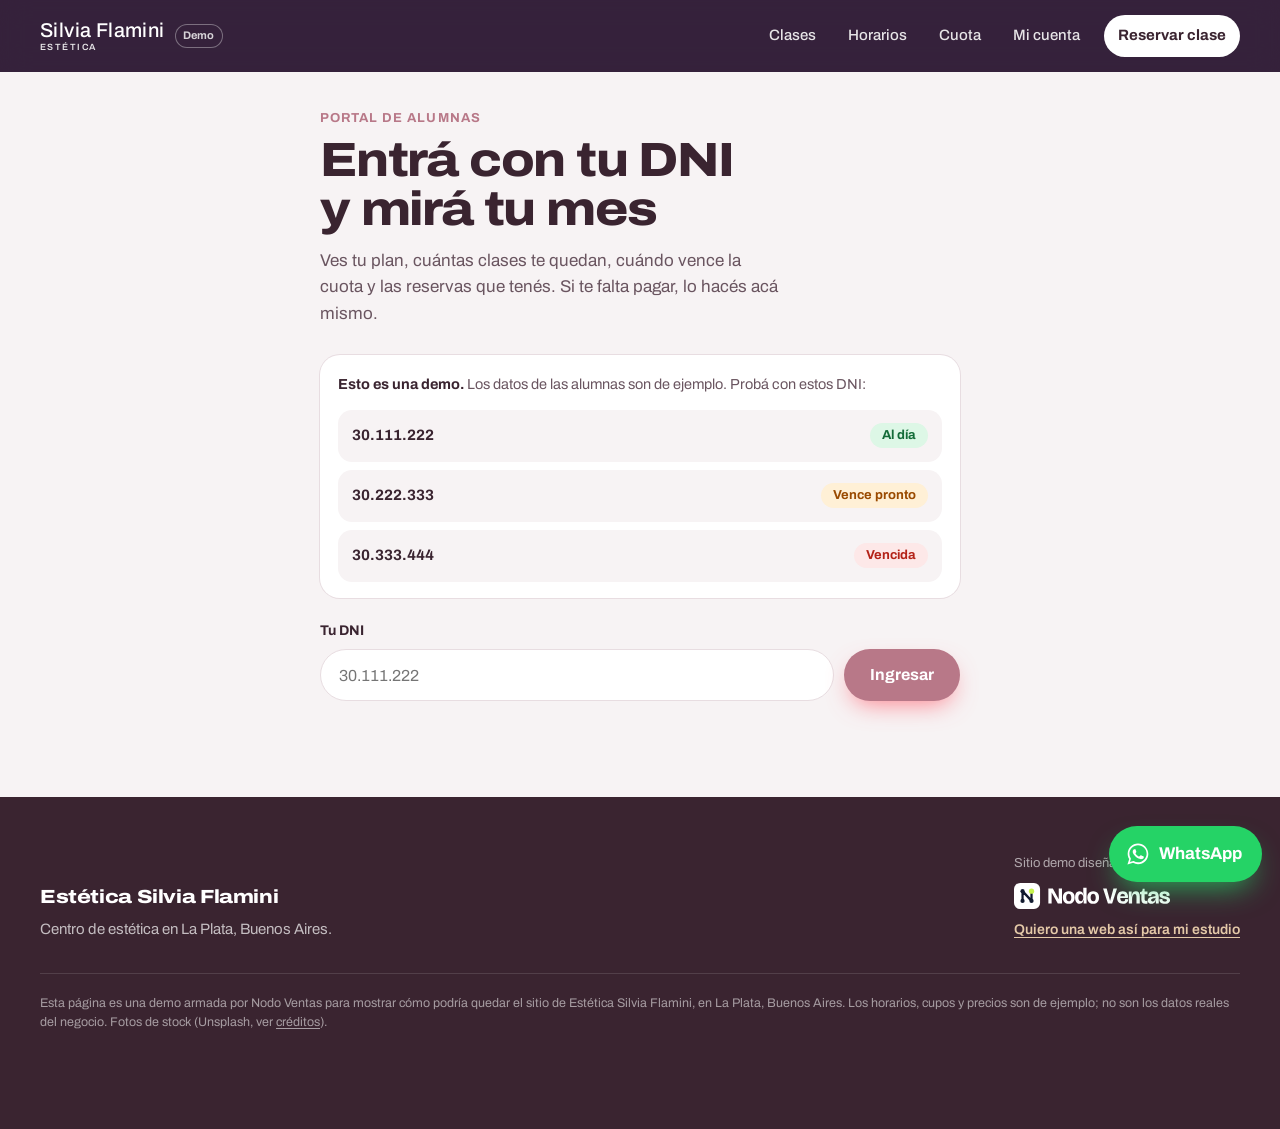
<file: mi-cuenta/index.html>
<!DOCTYPE html>
<html lang="es-AR">
<head>
  <meta charset="utf-8">
  <meta name="viewport" content="width=device-width, initial-scale=1, viewport-fit=cover">
  <title>Portal de alumnas · Estética Silvia Flamini</title>
  <meta name="description" content="Entrá con tu DNI y mirá tu plan, cuántas clases te quedan, cuándo vence la cuota y tus reservas. Sitio demo creado por Nodo Ventas.">
  <meta name="robots" content="noindex, nofollow">
  <meta name="theme-color" content="#3A2430">
  <link rel="icon" href="../favicon.svg" type="image/svg+xml">
  <link rel="preconnect" href="https://fonts.googleapis.com">
  <link rel="preconnect" href="https://fonts.gstatic.com" crossorigin>
  <link href="https://fonts.googleapis.com/css2?family=Archivo:wdth,wght@62..125,400..900&display=swap" rel="stylesheet">
  <link rel="stylesheet" href="../styles.css">
  <link rel="stylesheet" href="portal.css">
</head>
<body class="subpage">
  <a class="skip" href="#contenido">Saltar al contenido</a>

  <header class="site-header solid" id="top">
    <div class="wrap header-inner">
      <a class="brand" href="../" aria-label="Estética Silvia Flamini, inicio">
        <span class="brand-wordmark flamini" aria-hidden="true"><span class="wm-name">Silvia Flamini</span><span class="wm-sub">Estética</span></span>
      </a>
      <a class="demo-tag" href="../oferta/" title="Sitio demo hecho por Nodo Ventas">Demo</a>
      <button class="menu-btn" type="button" aria-expanded="false" aria-controls="nav" aria-label="Abrir menú"><span></span><span></span></button>
      <nav class="nav" id="nav">
        <a href="../#clases">Clases</a>
        <a href="../#horarios">Horarios</a>
        <a href="../#cuota">Cuota</a>
        <a href="./" aria-current="page">Mi cuenta</a>
        <a class="nav-cta" href="../#horarios">Reservar clase</a>
      </nav>
    </div>
  </header>

  <main id="contenido" class="portal">
    <div class="wrap portal-wrap">
      <p class="portal-kicker">Portal de alumnas</p>
      <h1>Entrá con tu DNI y mirá tu mes</h1>
      <p class="portal-lead">Ves tu plan, cuántas clases te quedan, cuándo vence la cuota y las reservas que tenés. Si te falta pagar, lo hacés acá mismo.</p>

      <aside class="demo-banner" aria-label="Datos de la demo">
        <p><strong>Esto es una demo.</strong> Los datos de las alumnas son de ejemplo. Probá con estos DNI:</p>
        <div class="dni-hints">
          <button type="button" class="hint" data-dni="30111222">30.111.222 <span class="badge badge-ok">Al día</span></button>
          <button type="button" class="hint" data-dni="30222333">30.222.333 <span class="badge badge-pend">Vence pronto</span></button>
          <button type="button" class="hint" data-dni="30333444">30.333.444 <span class="badge badge-late">Vencida</span></button>
        </div>
      </aside>

      <form id="login-form" class="dni-form">
        <label for="dni">Tu DNI</label>
        <div class="dni-row">
          <input id="dni" name="dni" inputmode="numeric" autocomplete="off" required placeholder="30.111.222" aria-describedby="dni-error">
          <button class="btn btn-coral" type="submit">Ingresar</button>
        </div>
        <p class="form-error" id="dni-error" hidden>No encontramos ese DNI. En la demo usá uno de los tres de arriba.</p>
      </form>

      <section id="account-panel" class="account portal-account" hidden aria-live="polite"></section>
    </div>
  </main>

  <footer class="site-footer">
    <div class="wrap footer-grid">
      <div class="footer-brand">
        <span class="brand-name">Estética Silvia Flamini</span>
        <p>Centro de estética en La Plata, Buenos Aires.</p>
      </div>
      <div class="made-by">
        <span>Sitio demo diseñado por</span>
        <a href="../oferta/" aria-label="Nodo Ventas, ver la oferta"><img src="../img/nodo/nodo-ventas-logo-blanco.svg" alt="Nodo Ventas" width="150" height="25"></a>
        <a class="made-link" href="../oferta/">Quiero una web así para mi estudio</a>
      </div>
    </div>
    <p class="wrap legal">Esta página es una demo armada por Nodo Ventas para mostrar cómo podría quedar el sitio de Estética Silvia Flamini, en La Plata, Buenos Aires. Los horarios, cupos y precios son de ejemplo; no son los datos reales del negocio. Fotos de stock (Unsplash, ver <a href="../CREDITS.md">créditos</a>).</p>
  </footer>

  <a class="wa-float" href="https://wa.me/5491100000000?text=Hola%21%20Quiero%20reservar%20una%20clase%20de%20prueba" target="_blank" rel="noopener" aria-label="Escribir por WhatsApp">
    <svg viewBox="0 0 32 32" aria-hidden="true"><path fill="currentColor" d="M16 3C9 3 3.3 8.6 3.3 15.6c0 2.4.7 4.7 1.9 6.7L3 29l6.9-2.1c1.9 1 4 1.6 6.1 1.6 7 0 12.7-5.6 12.7-12.6S23 3 16 3zm0 23.2c-1.9 0-3.8-.5-5.4-1.5l-.4-.2-4.1 1.2 1.2-4-.3-.4a10.4 10.4 0 0 1-1.6-5.6C5.4 9.9 10.1 5.3 16 5.3s10.6 4.6 10.6 10.3S21.9 26.2 16 26.2zm5.8-7.7c-.3-.2-1.9-.9-2.2-1-.3-.1-.5-.2-.7.2-.2.3-.8 1-1 1.2-.2.2-.4.2-.7.1-.3-.2-1.3-.5-2.5-1.6-.9-.8-1.6-1.8-1.7-2.1-.2-.3 0-.5.1-.6l.5-.6c.2-.2.2-.3.3-.6.1-.2 0-.4 0-.6l-1-2.4c-.3-.6-.5-.5-.7-.5h-.6c-.2 0-.6.1-.9.4-.3.3-1.2 1.1-1.2 2.7s1.2 3.2 1.4 3.4c.2.2 2.4 3.6 5.8 5 2.9 1.1 3.4.9 4 .8.6-.1 1.9-.8 2.2-1.5.3-.8.3-1.4.2-1.5-.1-.2-.3-.3-.6-.4z"/></svg>
    <span>WhatsApp</span>
  </a>

  <div class="modal" id="modal-pago" hidden>
    <div class="sheet" role="dialog" aria-modal="true" aria-labelledby="pago-titulo">
      <button class="sheet-x" type="button" data-close aria-label="Cerrar">×</button>
      <div id="pago-form">
        <h2 id="pago-titulo">Cuota de noviembre</h2>
        <p class="pay-amount">$18.000</p>
        <p class="class-resume" id="pago-resumen">Plan 8 clases · Estética Silvia Flamini</p>
        <fieldset class="pay-methods">
          <legend>Medio de pago</legend>
          <label><input type="radio" name="pm" checked> Dinero en cuenta de Mercado Pago</label>
          <label><input type="radio" name="pm"> Tarjeta de débito o crédito</label>
        </fieldset>
        <button class="btn btn-mp btn-block" type="button" id="btn-pagar">Pagar $18.000</button>
        <p class="fine-print">Simulación de demo: no se abre un checkout real ni se cobra nada.</p>
      </div>
      <div id="pago-ok" hidden>
        <div class="ok-head">
          <span class="ok-check" aria-hidden="true"><svg viewBox="0 0 24 24"><path d="M5 12.5l4.2 4.2L19 7" fill="none" stroke="currentColor" stroke-width="2.6" stroke-linecap="round" stroke-linejoin="round"/></svg></span>
          <div><h2>Pago aprobado</h2><p class="class-resume">La cuota quedó acreditada en tu cuenta.</p></div>
        </div>
        <button class="btn btn-ink btn-block" type="button" data-close>Volver</button>
      </div>
    </div>
  </div>

  <script src="portal.js"></script>
</body>
</html>
</file>
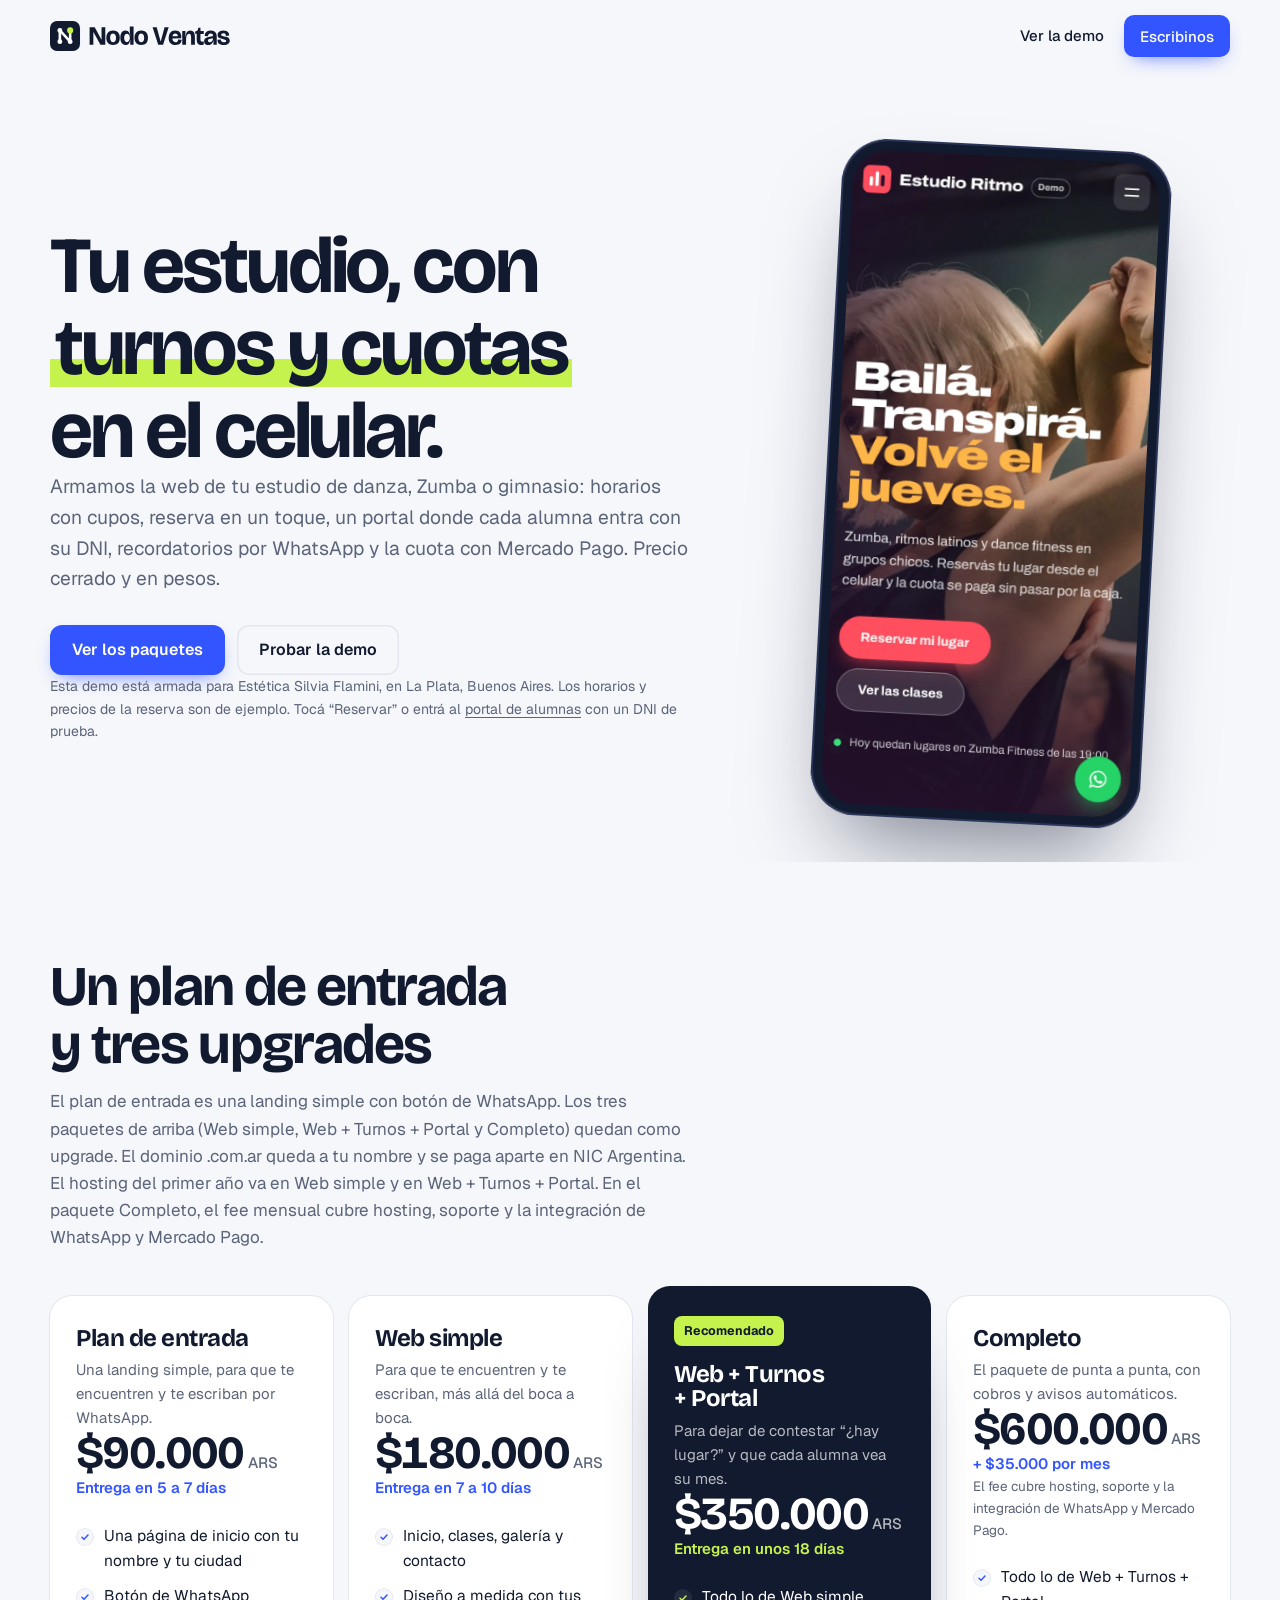
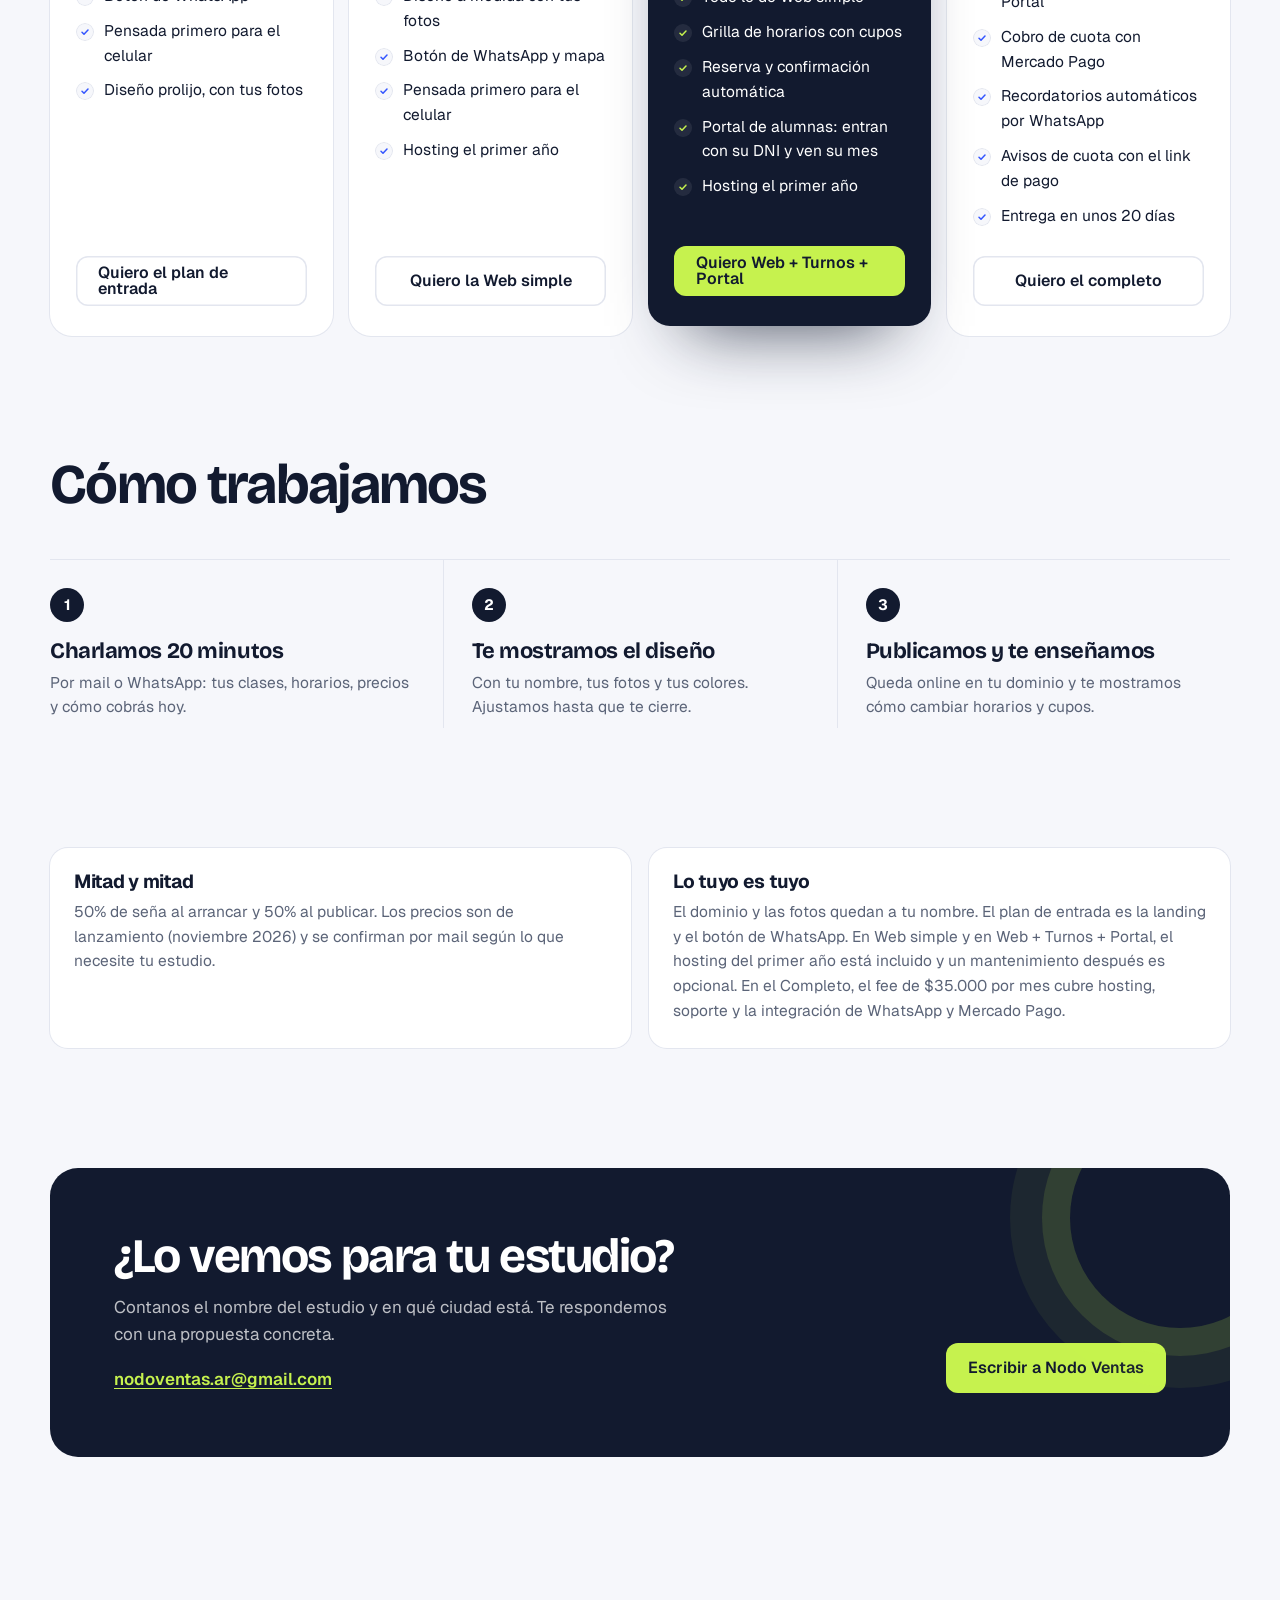
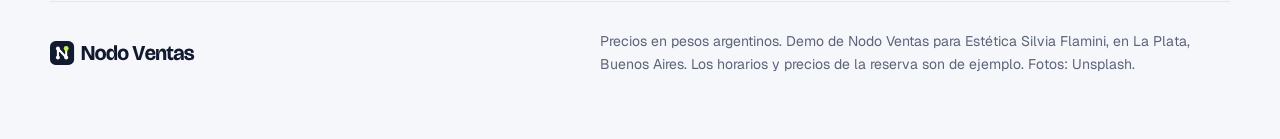
<file: oferta/index.html>
<!DOCTYPE html>
<html lang="es-AR">
<head>
  <meta charset="utf-8">
  <meta name="viewport" content="width=device-width, initial-scale=1">
  <title>Webs con turnos y cobros para estudios · Nodo Ventas</title>
  <meta name="description" content="Nodo Ventas arma webs para estudios de danza, Zumba, yoga, pilates, academias y centros de belleza: landing de entrada, horarios, reserva, portal de alumnas, recordatorios por WhatsApp y cuota con Mercado Pago.">
  <meta name="robots" content="noindex, nofollow">
  <meta name="theme-color" content="#F6F7FB">
  <link rel="icon" href="../img/nodo/favicon.svg" type="image/svg+xml">
  <link rel="preconnect" href="https://fonts.googleapis.com">
  <link rel="preconnect" href="https://fonts.gstatic.com" crossorigin>
  <link href="https://fonts.googleapis.com/css2?family=Bricolage+Grotesque:opsz,wght@12..96,600..800&family=Geist:wght@400..700&display=swap" rel="stylesheet">
  <link rel="stylesheet" href="../nodo.css">
</head>
<body class="nv">
  <header class="nv-header">
    <div class="nv-wrap">
      <a class="nv-logo" href="./"><img src="../img/nodo/nodo-ventas-logo.svg" alt="Nodo Ventas" width="182" height="30"></a>
      <nav class="nv-nav">
        <a class="nv-hide-sm" href="../">Ver la demo</a>
        <a class="nv-btn nv-btn-primary" href="mailto:nodoventas.ar@gmail.com?subject=Quiero%20una%20web%20para%20mi%20estudio">Escribinos</a>
      </nav>
    </div>
  </header>

  <main>
    <section class="nv-hero">
      <div class="nv-wrap">
        <div>
          <h1>Tu estudio, con <span class="nv-mark">turnos y cuotas</span> en el celular.</h1>
          <p class="nv-lead">Armamos la web de tu estudio de danza, Zumba o gimnasio: horarios con cupos, reserva en un toque, un portal donde cada alumna entra con su DNI, recordatorios por WhatsApp y la cuota con Mercado Pago. Precio cerrado y en pesos.</p>
          <div class="nv-cta-row">
            <a class="nv-btn nv-btn-primary" href="#paquetes">Ver los paquetes</a>
            <a class="nv-btn nv-btn-line" href="../">Probar la demo</a>
          </div>
          <p class="nv-note">Esta demo está armada para Estética Silvia Flamini, en La Plata, Buenos Aires. Los horarios y precios de la reserva son de ejemplo. Tocá “Reservar” o entrá al <a href="../mi-cuenta/">portal de alumnas</a> con un DNI de prueba.</p>
        </div>
        <div class="nv-device"><img src="../img/nodo/demo-movil.webp" alt="La demo de Estética Silvia Flamini en un celular" width="390" height="800"></div>
      </div>
    </section>

    <section class="nv-section" id="paquetes">
      <div class="nv-wrap">
        <div class="nv-head">
          <h2>Un plan de entrada y tres upgrades</h2>
          <p>El plan de entrada es una landing simple con botón de WhatsApp. Los tres paquetes de arriba (Web simple, Web + Turnos + Portal y Completo) quedan como upgrade. El dominio .com.ar queda a tu nombre y se paga aparte en NIC Argentina. El hosting del primer año va en Web simple y en Web + Turnos + Portal. En el paquete Completo, el fee mensual cubre hosting, soporte y la integración de WhatsApp y Mercado Pago.</p>
        </div>
        <div class="nv-plans">
          <article class="nv-plan">
            <h3>Plan de entrada</h3>
            <p class="nv-for">Una landing simple, para que te encuentren y te escriban por WhatsApp.</p>
            <p class="nv-price">$90.000<small>ARS</small></p>
            <p class="nv-fee">Entrega en 5 a 7 días</p>
            <ul>
              <li>Una página de inicio con tu nombre y tu ciudad</li>
              <li>Botón de WhatsApp</li>
              <li>Pensada primero para el celular</li>
              <li>Diseño prolijo, con tus fotos</li>
            </ul>
            <a class="nv-btn nv-btn-line" href="mailto:nodoventas.ar@gmail.com?subject=Plan%20de%20entrada">Quiero el plan de entrada</a>
          </article>
          <article class="nv-plan">
            <h3>Web simple</h3>
            <p class="nv-for">Para que te encuentren y te escriban, más allá del boca a boca.</p>
            <p class="nv-price">$180.000<small>ARS</small></p>
            <p class="nv-fee">Entrega en 7 a 10 días</p>
            <ul>
              <li>Inicio, clases, galería y contacto</li>
              <li>Diseño a medida con tus fotos</li>
              <li>Botón de WhatsApp y mapa</li>
              <li>Pensada primero para el celular</li>
              <li>Hosting el primer año</li>
            </ul>
            <a class="nv-btn nv-btn-line" href="mailto:nodoventas.ar@gmail.com?subject=Paquete%20Web%20simple">Quiero la Web simple</a>
          </article>
          <article class="nv-plan nv-featured">
            <span class="nv-flag">Recomendado</span>
            <h3>Web + Turnos + Portal</h3>
            <p class="nv-for">Para dejar de contestar “¿hay lugar?” y que cada alumna vea su mes.</p>
            <p class="nv-price">$350.000<small>ARS</small></p>
            <p class="nv-fee">Entrega en unos 18 días</p>
            <ul>
              <li>Todo lo de Web simple</li>
              <li>Grilla de horarios con cupos</li>
              <li>Reserva y confirmación automática</li>
              <li>Portal de alumnas: entran con su DNI y ven su mes</li>
              <li>Hosting el primer año</li>
            </ul>
            <a class="nv-btn nv-btn-lime" href="mailto:nodoventas.ar@gmail.com?subject=Paquete%20Web%20%2B%20Turnos%20%2B%20Portal">Quiero Web + Turnos + Portal</a>
          </article>
          <article class="nv-plan">
            <h3>Completo</h3>
            <p class="nv-for">El paquete de punta a punta, con cobros y avisos automáticos.</p>
            <p class="nv-price">$600.000<small>ARS</small></p>
            <p class="nv-fee">+ $35.000 por mes</p>
            <p class="nv-fee-note">El fee cubre hosting, soporte y la integración de WhatsApp y Mercado Pago.</p>
            <ul>
              <li>Todo lo de Web + Turnos + Portal</li>
              <li>Cobro de cuota con Mercado Pago</li>
              <li>Recordatorios automáticos por WhatsApp</li>
              <li>Avisos de cuota con el link de pago</li>
              <li>Entrega en unos 20 días</li>
            </ul>
            <a class="nv-btn nv-btn-line" href="mailto:nodoventas.ar@gmail.com?subject=Paquete%20Completo">Quiero el completo</a>
          </article>
        </div>
      </div>
    </section>

    <section class="nv-section" style="padding-top:24px">
      <div class="nv-wrap">
        <div class="nv-head"><h2>Cómo trabajamos</h2></div>
        <div class="nv-steps">
          <div class="nv-step"><h3>Charlamos 20 minutos</h3><p>Por mail o WhatsApp: tus clases, horarios, precios y cómo cobrás hoy.</p></div>
          <div class="nv-step"><h3>Te mostramos el diseño</h3><p>Con tu nombre, tus fotos y tus colores. Ajustamos hasta que te cierre.</p></div>
          <div class="nv-step"><h3>Publicamos y te enseñamos</h3><p>Queda online en tu dominio y te mostramos cómo cambiar horarios y cupos.</p></div>
        </div>
      </div>
    </section>

    <section class="nv-section" style="padding-top:24px">
      <div class="nv-wrap nv-terms">
        <div class="nv-term"><h3>Mitad y mitad</h3><p>50% de seña al arrancar y 50% al publicar. Los precios son de lanzamiento (noviembre 2026) y se confirman por mail según lo que necesite tu estudio.</p></div>
        <div class="nv-term"><h3>Lo tuyo es tuyo</h3><p>El dominio y las fotos quedan a tu nombre. El plan de entrada es la landing y el botón de WhatsApp. En Web simple y en Web + Turnos + Portal, el hosting del primer año está incluido y un mantenimiento después es opcional. En el Completo, el fee de $35.000 por mes cubre hosting, soporte y la integración de WhatsApp y Mercado Pago.</p></div>
      </div>
    </section>

    <section class="nv-section" style="padding-top:24px">
      <div class="nv-wrap">
        <div class="nv-cta">
          <div>
            <h2>¿Lo vemos para tu estudio?</h2>
            <p>Contanos el nombre del estudio y en qué ciudad está. Te respondemos con una propuesta concreta.</p>
            <a class="nv-mail" href="mailto:nodoventas.ar@gmail.com">nodoventas.ar@gmail.com</a>
          </div>
          <a class="nv-btn nv-btn-lime" href="mailto:nodoventas.ar@gmail.com?subject=Quiero%20una%20web%20para%20mi%20estudio">Escribir a Nodo Ventas</a>
        </div>
      </div>
    </section>
  </main>

  <footer class="nv-footer">
    <div class="nv-wrap">
      <img src="../img/nodo/nodo-ventas-logo.svg" alt="Nodo Ventas" width="146" height="24">
      <p class="nv-disclaimer">Precios en pesos argentinos. Demo de Nodo Ventas para Estética Silvia Flamini, en La Plata, Buenos Aires. Los horarios y precios de la reserva son de ejemplo. Fotos: Unsplash.</p>
    </div>
  </footer>
  <script>
    const h = document.querySelector(".nv-header");
    addEventListener("scroll", () => h.classList.toggle("scrolled", scrollY > 8), { passive: true });
  </script>
</body>
</html>
</file>
<file: styles.css>
:root {
  --plum: #3A2430;
  --plum-2: #4A3040;
  --coral: #B87888;
  --coral-ink: #96606E;
  --amber: #E4C9A8;
  --paper: #FFFFFF;
  --mist: #F7F3F4;
  --ink: #3A2430;
  --ink-soft: #6A5560;
  --line: #E8DDE1;
  --mp: #009EE3;
  --wa: #25D366;
  --font: "Archivo", "Helvetica Neue", Arial, sans-serif;
  --max: 1200px;
  --ease: cubic-bezier(.16, 1, .3, 1);
}
*, *::before, *::after { box-sizing: border-box; }
html { scroll-behavior: smooth; -webkit-text-size-adjust: 100%; }
@media (prefers-reduced-motion: reduce) { html { scroll-behavior: auto; } *, *::before, *::after { animation: none !important; transition: none !important; } }
body { margin: 0; background: var(--paper); color: var(--ink); font-family: var(--font); font-size: 17px; line-height: 1.55; -webkit-font-smoothing: antialiased; font-variation-settings: "wdth" 100; }
::selection { background: var(--coral); color: #fff; }
img { max-width: 100%; display: block; }
a { color: inherit; text-underline-offset: .18em; }
button, input { font: inherit; color: inherit; }
button { cursor: pointer; }
:focus-visible { outline: 3px solid var(--amber); outline-offset: 3px; border-radius: 6px; }
h1, h2, h3 { margin: 0; line-height: 1.02; letter-spacing: -0.025em; font-weight: 800; font-stretch: 112%; font-variation-settings: "wdth" 112; text-wrap: balance; }
p { margin: 0; }
.wrap { width: min(var(--max), calc(100% - 40px)); margin-inline: auto; }
.skip { position: absolute; left: 12px; top: -48px; z-index: 100; background: var(--amber); color: var(--ink); padding: 8px 12px; border-radius: 8px; }
.skip:focus { top: 12px; }

/* header */
.site-header { position: fixed; inset: 0 0 auto; z-index: 40; color: #fff; transition: background .4s var(--ease), box-shadow .4s var(--ease); }
.site-header.solid { background: rgba(36, 16, 43, .92); backdrop-filter: saturate(1.4) blur(14px); box-shadow: 0 1px 0 rgba(255,255,255,.08); }
.header-inner { display: flex; align-items: center; justify-content: space-between; min-height: 72px; gap: 16px; }
.brand { display: inline-flex; align-items: center; gap: 10px; text-decoration: none; }
.brand-mark { width: 34px; height: 34px; }
.brand-name { font-weight: 800; font-size: 19px; letter-spacing: -0.02em; font-variation-settings: "wdth" 118; }
.nav { display: flex; align-items: center; gap: 4px; }
.nav a { text-decoration: none; font-size: 15px; font-weight: 500; padding: 9px 14px; border-radius: 999px; opacity: .88; transition: background .2s, opacity .2s; }
.nav a:hover { opacity: 1; background: rgba(255,255,255,.1); }
.nav .nav-cta { background: #fff; color: var(--plum); font-weight: 700; opacity: 1; margin-left: 6px; }
.nav .nav-cta:hover { background: var(--amber); }
.menu-btn { display: none; width: 44px; height: 44px; border: 0; border-radius: 12px; background: rgba(255,255,255,.12); position: relative; }
.menu-btn span { position: absolute; left: 13px; right: 13px; height: 2px; background: #fff; border-radius: 2px; transition: transform .3s var(--ease); }
.menu-btn span:first-child { top: 17px; } .menu-btn span:last-child { top: 25px; }
.menu-btn[aria-expanded="true"] span:first-child { transform: translateY(4px) rotate(45deg); }
.menu-btn[aria-expanded="true"] span:last-child { transform: translateY(-4px) rotate(-45deg); }
@media (max-width: 860px) {
  .menu-btn { display: block; }
  .nav { position: absolute; top: 72px; left: 12px; right: 12px; flex-direction: column; align-items: stretch; padding: 10px; border-radius: 18px; background: var(--plum); box-shadow: 0 24px 48px rgba(0,0,0,.35); opacity: 0; transform: translateY(-8px); pointer-events: none; transition: opacity .25s var(--ease), transform .25s var(--ease); }
  .nav.open { opacity: 1; transform: none; pointer-events: auto; }
  .nav a { padding: 14px 16px; font-size: 17px; }
  .nav .nav-cta { margin: 6px 0 0; text-align: center; }
}

/* buttons */
.btn { display: inline-flex; align-items: center; justify-content: center; gap: 8px; min-height: 52px; padding: 0 26px; border-radius: 999px; border: 0; font-weight: 700; font-size: 16px; text-decoration: none; transition: transform .2s var(--ease), background .2s, box-shadow .2s; }
.btn:active { transform: scale(.97); }
.btn-coral { background: var(--coral); color: #fff; box-shadow: 0 10px 24px -8px rgba(255,77,94,.7); }
.btn-coral:hover { background: var(--coral-ink); }
.btn-glass { background: rgba(255,255,255,.14); color: #fff; backdrop-filter: blur(8px); box-shadow: inset 0 0 0 1px rgba(255,255,255,.35); }
.btn-glass:hover { background: rgba(255,255,255,.24); }
.btn-ink { background: var(--plum); color: #fff; }
.btn-ink:hover { background: var(--plum-2); }
.btn-mp { background: var(--mp); color: #fff; }
.btn-mp:hover { background: #0088c4; }
.btn-ghost { background: transparent; box-shadow: inset 0 0 0 1.5px var(--line); color: var(--ink); }
.btn-block { width: 100%; }
.btn[disabled] { opacity: .45; cursor: not-allowed; box-shadow: none; }

/* hero */
.hero { position: relative; min-height: 100svh; display: flex; align-items: flex-end; color: #fff; overflow: hidden; background: var(--plum); }
.hero-img { position: absolute; inset: 0; width: 100%; height: 100%; object-fit: cover; object-position: 62% 30%; transform: scale(1.06); animation: settle 1.8s var(--ease) forwards; }
.hero-shade { position: absolute; inset: 0; background: linear-gradient(180deg, rgba(58, 36, 48,.55) 0%, rgba(58, 36, 48,0) 28%, rgba(58, 36, 48,.2) 50%, rgba(58, 36, 48,.94) 100%), linear-gradient(90deg, rgba(58, 36, 48,.7) 0%, rgba(58, 36, 48,0) 65%); }
.hero-inner { position: relative; padding: 96px 0 64px; display: grid; grid-template-columns: 1.15fr minmax(260px, 360px); gap: 40px; align-items: end; width: 100%; }
.hero-video { width: min(100%, 360px); aspect-ratio: 9 / 16; justify-self: end; border-radius: 22px; overflow: hidden; background: #000; box-shadow: 0 28px 60px -18px rgba(0,0,0,.7), 0 0 0 1px rgba(255,255,255,.14); }
.hero-video video { width: 100%; height: 100%; display: block; object-fit: contain; background: #000; }
.hero-copy { min-width: 0; }
.hero-title { font-size: clamp(50px, 9vw, 124px); line-height: .9; letter-spacing: -0.035em; font-weight: 900; font-variation-settings: "wdth" 125; max-width: 11ch; }
.hero-title span { display: inline-block; opacity: 0; transform: translateY(.35em); animation: rise .9s var(--ease) forwards; }
.hero-title span:nth-child(2) { animation-delay: .12s; }
.hero-title span:nth-child(3) { animation-delay: .24s; color: var(--amber); }
.hero-lead { max-width: 46ch; margin-top: 26px; font-size: clamp(17px, 1.6vw, 20px); color: rgba(255,255,255,.86); }
.hero-actions { display: flex; flex-wrap: wrap; gap: 12px; margin-top: 30px; }
.hero-meta { display: flex; align-items: center; gap: 10px; margin-top: 28px; font-size: 14px; color: rgba(255,255,255,.75); }
.live-dot { width: 9px; height: 9px; border-radius: 50%; background: #3BE07A; box-shadow: 0 0 0 0 rgba(59,224,122,.6); animation: pulse 2s infinite; }
@keyframes settle { to { transform: scale(1); } }
@keyframes rise { to { opacity: 1; transform: none; } }
@keyframes pulse { 70% { box-shadow: 0 0 0 10px rgba(59,224,122,0); } 100% { box-shadow: 0 0 0 0 rgba(59,224,122,0); } }

/* sections */
section { scroll-margin-top: 72px; }
.section-head { display: grid; grid-template-columns: 1.1fr 1fr; gap: 24px 64px; align-items: end; margin-bottom: 40px; }
.section-head h2 { font-size: clamp(36px, 5vw, 64px); }
.section-head p { color: var(--ink-soft); max-width: 48ch; }
@media (max-width: 860px) { .section-head { grid-template-columns: 1fr; margin-bottom: 28px; } }

.clases { padding: 104px 0 88px; }
.rail { display: grid; grid-auto-flow: column; grid-auto-columns: minmax(280px, 31%); gap: 18px; overflow-x: auto; scroll-snap-type: x mandatory; padding: 4px max(20px, calc((100% - var(--max)) / 2)) 24px; scroll-padding-inline: max(20px, calc((100% - var(--max)) / 2)); scrollbar-width: thin; scrollbar-color: var(--coral) var(--mist); }
.rail::-webkit-scrollbar { height: 6px; } .rail::-webkit-scrollbar-thumb { background: var(--coral); border-radius: 6px; } .rail::-webkit-scrollbar-track { background: var(--mist); }
@media (max-width: 860px) { .rail { grid-auto-columns: 78%; } }
.class-tile { position: relative; scroll-snap-align: start; border-radius: 22px; overflow: hidden; aspect-ratio: 4 / 5; background: var(--plum); color: #fff; isolation: isolate; }
.class-tile img { position: absolute; inset: 0; width: 100%; height: 100%; object-fit: cover; transition: transform .8s var(--ease); z-index: -1; }
.class-tile::after { content: ""; position: absolute; inset: 0; z-index: -1; background: linear-gradient(180deg, rgba(58, 36, 48,0) 40%, rgba(58, 36, 48,.92) 100%); }
.class-tile:hover img { transform: scale(1.05); }
.tile-copy { position: absolute; inset: auto 0 0; padding: 22px; }
.tile-copy h3 { font-size: 28px; }
.tile-copy p { margin-top: 6px; color: rgba(255,255,255,.85); font-size: 15px; }
.tile-meta { display: inline-block; margin-top: 12px; font-size: 13px; font-weight: 600; color: var(--amber); }

/* horarios */
.horarios { padding: 96px 0; background: var(--mist); }
.days { display: flex; gap: 8px; overflow-x: auto; padding-bottom: 6px; margin-bottom: 22px; scrollbar-width: none; }
.days::-webkit-scrollbar { display: none; }
.day { flex: 0 0 auto; min-width: 82px; padding: 12px 16px; border-radius: 16px; border: 0; background: #fff; color: var(--ink); text-align: left; box-shadow: inset 0 0 0 1px var(--line); transition: background .2s, color .2s; }
.day b { display: block; font-size: 17px; }
.day small { color: var(--ink-soft); font-size: 13px; }
.day[aria-selected="true"] { background: var(--plum); color: #fff; box-shadow: none; }
.day[aria-selected="true"] small { color: rgba(255,255,255,.7); }
.schedule { display: grid; gap: 12px; }
.slot { display: grid; grid-template-columns: 76px 96px 1fr auto; align-items: center; gap: 20px; padding: 14px 16px 14px 20px; border-radius: 20px; background: #fff; box-shadow: 0 1px 2px rgba(58, 36, 48,.06); animation: rise .5s var(--ease) both; opacity: 0; transform: translateY(8px); }
.slot:nth-child(2) { animation-delay: .05s; } .slot:nth-child(3) { animation-delay: .1s; }
.slot-time { font-size: 24px; font-weight: 800; font-variant-numeric: tabular-nums; letter-spacing: -0.02em; }
.slot-time small { display: block; font-size: 13px; font-weight: 500; color: var(--ink-soft); }
.slot img { width: 96px; height: 72px; object-fit: cover; border-radius: 12px; }
.slot h3 { font-size: 20px; letter-spacing: -0.015em; font-variation-settings: "wdth" 105; }
.slot-sub { color: var(--ink-soft); font-size: 14px; margin-top: 2px; }
.spots { display: flex; align-items: center; gap: 10px; margin-top: 8px; font-size: 13px; font-weight: 600; }
.bar { width: 110px; height: 6px; border-radius: 6px; background: var(--line); overflow: hidden; }
.bar i { display: block; height: 100%; background: var(--coral); border-radius: 6px; }
.spots.ok { color: #1F8A4C; } .spots.ok .bar i { background: #2EB866; }
.spots.warn { color: #C2410C; } .spots.warn .bar i { background: var(--amber); }
.spots.full { color: var(--ink-soft); }
.slot .btn { min-height: 46px; padding: 0 20px; font-size: 15px; }
@media (max-width: 720px) {
  .slot { grid-template-columns: 64px 1fr; grid-template-areas: "time info" "btn btn"; gap: 12px 14px; padding: 16px; }
  .slot img { display: none; }
  .slot-time { grid-area: time; font-size: 21px; }
  .slot-info { grid-area: info; }
  .slot .btn { grid-area: btn; width: 100%; }
}

/* cuota */
.cuota { padding: 112px 0; }
.cuota-grid { display: grid; grid-template-columns: 1fr minmax(320px, 440px); gap: 64px; align-items: center; }
.cuota-copy h2, .avisos-copy h2 { font-size: clamp(36px, 5vw, 60px); }
.cuota-copy > p, .avisos-copy > p { margin-top: 18px; color: var(--ink-soft); max-width: 46ch; }
.ticks { list-style: none; padding: 0; margin: 26px 0 0; display: grid; gap: 12px; }
.ticks li { display: flex; gap: 12px; align-items: flex-start; font-weight: 500; }
.ticks li::before { content: ""; flex: 0 0 22px; height: 22px; border-radius: 50%; background: var(--coral) url("data:image/svg+xml,%3Csvg xmlns='http://www.w3.org/2000/svg' viewBox='0 0 24 24'%3E%3Cpath d='M6 12.5l4 4L18 8' fill='none' stroke='white' stroke-width='3' stroke-linecap='round' stroke-linejoin='round'/%3E%3C/svg%3E") center/14px no-repeat; margin-top: 1px; }
.account { background: #fff; border-radius: 28px; padding: 26px; box-shadow: 0 30px 60px -24px rgba(58, 36, 48,.35), 0 0 0 1px var(--line); }
.account-head { display: flex; gap: 14px; align-items: center; padding-bottom: 18px; border-bottom: 1px solid var(--line); }
.account-head strong { display: block; font-size: 18px; } .account-head span { color: var(--ink-soft); font-size: 14px; }
.avatar { width: 48px; height: 48px; border-radius: 50%; display: grid; place-items: center; background: var(--amber); color: var(--plum); font-weight: 800; }
.fee-row { display: flex; justify-content: space-between; align-items: center; padding: 16px 0; border-bottom: 1px solid var(--line); }
.fee-row strong { display: block; } .fee-row span { color: var(--ink-soft); font-size: 14px; }
.badge { font-size: 13px; font-weight: 700; padding: 6px 12px; border-radius: 999px; }
.badge-ok { background: #DDF7E6; color: #136C38; }
.badge-pend { background: #FFF0D6; color: #9A4A00; }
.account .btn-mp { width: 100%; margin-top: 20px; }
.fine-print { font-size: 12.5px; color: var(--ink-soft); margin-top: 12px; }
@media (max-width: 860px) { .cuota-grid { grid-template-columns: 1fr; gap: 40px; } .cuota { padding: 80px 0; } }

/* avisos */
.avisos { padding: 112px 0; background: var(--plum); color: #fff; overflow: hidden; }
.avisos-grid { display: grid; grid-template-columns: minmax(300px, 380px) 1fr; gap: 80px; align-items: center; }
.avisos-copy > p { color: rgba(255,255,255,.78); }
.avisos-copy .btn { margin-top: 28px; background: #fff; color: var(--plum); }
.phone { border-radius: 40px; padding: 10px; background: #0E0711; box-shadow: 0 40px 80px -20px rgba(0,0,0,.6), 0 0 0 1px rgba(255,255,255,.08); transform: rotate(-2deg); }
.phone .wa-top { border-radius: 30px 30px 0 0; }
.phone .wa-body { border-radius: 0 0 30px 30px; min-height: 470px; }
@media (max-width: 860px) { .avisos-grid { grid-template-columns: 1fr; gap: 48px; } .phone { transform: none; max-width: 380px; } .avisos { padding: 80px 0; } }

/* whatsapp look */
.wa-top { display: flex; align-items: center; gap: 10px; padding: 12px 14px; background: #008069; color: #fff; }
.wa-back { font-size: 26px; line-height: 1; opacity: .9; }
.wa-ava { width: 36px; height: 36px; flex: 0 0 36px; } .wa-ava svg { width: 100%; height: 100%; }
.wa-name { display: flex; flex-direction: column; line-height: 1.2; } .wa-name b { font-size: 15px; } .wa-name small { font-size: 12px; opacity: .8; }
.wa-body { background: #EFEAE2; padding: 14px 12px 18px; display: flex; flex-direction: column; gap: 6px; color: #111B21; font-family: -apple-system, "Segoe UI", Roboto, Helvetica, Arial, sans-serif; font-size: 14.5px; line-height: 1.4; }
.wa-day { align-self: center; background: #fff; color: #54656F; font-size: 12px; padding: 4px 10px; border-radius: 8px; margin: 6px 0; box-shadow: 0 1px 1px rgba(0,0,0,.08); }
.bubble { max-width: 86%; padding: 7px 9px 6px; border-radius: 10px; box-shadow: 0 1px 1px rgba(0,0,0,.12); position: relative; }
.bubble.in { align-self: flex-start; background: #fff; border-top-left-radius: 2px; }
.bubble.out { align-self: flex-end; background: #D9FDD3; border-top-right-radius: 2px; }
.bubble time { display: block; text-align: right; font-size: 11px; color: #667781; margin-top: 2px; }
.ticks-blue { color: #53BDEB; letter-spacing: -3px; margin-left: 2px; }
.wa-link { color: #027EB5; text-decoration: underline; }

/* sala */
.sala { position: relative; min-height: 70vh; display: flex; align-items: flex-end; color: #fff; }
.sala img { position: absolute; inset: 0; width: 100%; height: 100%; object-fit: cover; }
.sala::before { content: ""; position: absolute; inset: 0; z-index: 1; background: linear-gradient(0deg, rgba(58, 36, 48,.85), rgba(58, 36, 48,0) 60%); }
.sala-copy { position: relative; z-index: 2; padding-bottom: 56px; }
.sala-copy h2 { font-size: clamp(30px, 4.4vw, 56px); max-width: 18ch; }

/* faq */
.faq { padding: 112px 0; }
.faq-grid { display: grid; grid-template-columns: 1fr 1.3fr; gap: 64px; }
.faq h2 { font-size: clamp(34px, 4.5vw, 56px); }
details { border-bottom: 1px solid var(--line); padding: 20px 0; }
summary { cursor: pointer; font-weight: 700; font-size: 19px; list-style: none; display: flex; justify-content: space-between; gap: 16px; }
summary::-webkit-details-marker { display: none; }
summary::after { content: "+"; font-weight: 400; font-size: 26px; line-height: 1; color: var(--coral); transition: transform .3s var(--ease); }
details[open] summary::after { transform: rotate(45deg); }
details p { margin-top: 10px; color: var(--ink-soft); max-width: 60ch; }
@media (max-width: 860px) { .faq-grid { grid-template-columns: 1fr; gap: 24px; } .faq { padding: 80px 0; } }

/* footer */
.site-footer { background: var(--plum); color: #fff; padding: 56px 0 96px; }
.footer-grid { display: flex; flex-wrap: wrap; justify-content: space-between; gap: 32px; align-items: flex-end; padding-bottom: 32px; border-bottom: 1px solid rgba(255,255,255,.12); }
.footer-brand p { color: rgba(255,255,255,.7); margin-top: 6px; font-size: 15px; }
.made-by { display: grid; gap: 10px; justify-items: start; }
.made-by > span { font-size: 13px; color: rgba(255,255,255,.6); }
.made-by img { height: 26px; width: auto; }
.made-link { font-size: 14px; font-weight: 600; color: var(--amber); }
.legal { font-size: 12.5px; color: rgba(255,255,255,.55); margin-top: 20px; }

/* floating */
.wa-float { position: fixed; right: 18px; bottom: 18px; z-index: 50; display: inline-flex; align-items: center; gap: 8px; height: 56px; padding: 0 20px 0 16px; border-radius: 999px; background: var(--wa); color: #fff; font-weight: 700; text-decoration: none; box-shadow: 0 14px 30px -10px rgba(37,211,102,.8); transition: transform .2s var(--ease); }
.wa-float:hover { transform: translateY(-2px); }
.wa-float svg { width: 26px; height: 26px; }
.demo-chip { position: fixed; left: 14px; bottom: 18px; z-index: 50; font-size: 12px; font-weight: 600; text-decoration: none; padding: 7px 12px; border-radius: 999px; background: rgba(58, 36, 48,.78); color: rgba(255,255,255,.9); backdrop-filter: blur(8px); box-shadow: inset 0 0 0 1px rgba(255,255,255,.18); }
@media (max-width: 520px) { .wa-float span { display: none; } .wa-float { padding: 0; width: 56px; justify-content: center; } }

/* modal */
.modal { position: fixed; inset: 0; z-index: 80; display: grid; place-items: end center; background: rgba(20,8,24,.55); backdrop-filter: blur(4px); padding: 0; }
@media (min-width: 640px) { .modal { place-items: center; padding: 24px; } }
.modal[hidden] { display: none; }
.sheet { position: relative; width: min(460px, 100%); max-height: 92svh; overflow: auto; background: #fff; color: var(--ink); border-radius: 26px 26px 0 0; padding: 30px 24px 26px; animation: sheet .45s var(--ease); }
@media (min-width: 640px) { .sheet { border-radius: 26px; } }
@keyframes sheet { from { transform: translateY(40px); opacity: 0; } }
.sheet h2 { font-size: 28px; }
.sheet-x { position: absolute; right: 14px; top: 14px; width: 38px; height: 38px; border-radius: 50%; border: 0; background: var(--mist); font-size: 22px; line-height: 1; }
.class-resume { color: var(--ink-soft); margin-top: 6px; }
.sheet label { display: block; font-weight: 600; font-size: 14px; margin: 18px 0 6px; }
.sheet input:not([type="radio"]) { width: 100%; height: 52px; border-radius: 14px; border: 1.5px solid var(--line); padding: 0 16px; font-size: 16px; background: #fff; }
.sheet input:focus { outline: none; border-color: var(--coral); box-shadow: 0 0 0 4px rgba(255,77,94,.15); }
.sheet .btn-block { margin-top: 22px; }
.ok-head { display: flex; gap: 14px; align-items: center; }
.ok-check { width: 52px; height: 52px; flex: 0 0 52px; border-radius: 50%; background: #2EB866; color: #fff; display: grid; place-items: center; animation: pop .5s var(--ease); }
.ok-check svg { width: 28px; height: 28px; }
@keyframes pop { from { transform: scale(.4); opacity: 0; } }
.wa-label { margin: 22px 0 8px; font-size: 13px; font-weight: 600; color: var(--ink-soft); }
.wa-mini { border-radius: 18px; overflow: hidden; box-shadow: 0 0 0 1px var(--line); }
.wa-mini .wa-body { min-height: 0; }
.wa-mini .bubble { animation: rise .5s .25s var(--ease) both; opacity: 0; transform: translateY(8px); }
.pay-amount { font-size: 44px; font-weight: 800; letter-spacing: -0.03em; margin-top: 10px; font-variant-numeric: tabular-nums; }
.pay-methods { border: 0; padding: 0; margin: 18px 0 0; display: grid; gap: 8px; }
.pay-methods legend { font-weight: 600; font-size: 14px; margin-bottom: 8px; }
.pay-methods label { margin: 0; display: flex; gap: 10px; align-items: center; padding: 14px; border-radius: 14px; box-shadow: inset 0 0 0 1.5px var(--line); font-weight: 500; }
.pay-methods label:has(input:checked) { box-shadow: inset 0 0 0 2px var(--mp); }
.pay-methods input { accent-color: var(--mp); }
.btn.loading { pointer-events: none; opacity: .8; }
.btn.loading::after { content: ""; width: 16px; height: 16px; border-radius: 50%; border: 2px solid rgba(255,255,255,.5); border-top-color: #fff; animation: spin .7s linear infinite; }
@keyframes spin { to { transform: rotate(360deg); } }

.demo-tag { margin-right: auto; margin-left: -6px; font-size: 11px; font-weight: 700; letter-spacing: .02em; text-decoration: none; padding: 3px 8px; border-radius: 999px; color: rgba(255,255,255,.8); box-shadow: inset 0 0 0 1px rgba(255,255,255,.35); }
.demo-tag:hover { color: #fff; box-shadow: inset 0 0 0 1px #fff; }
@media (max-width: 900px) {
  .hero { min-height: 0; align-items: stretch; overflow: hidden; }
  .hero-inner { grid-template-columns: 1fr; justify-items: center; padding: 88px 0 48px; gap: 28px; }
  .hero-video { width: min(100%, calc(68svh * 9 / 16), 380px); justify-self: center; }
  .hero-copy { width: 100%; }
}
@media (max-width: 600px) { .hero-img { object-position: 58% 18%; } }

.hero-inner.no-video { grid-template-columns: minmax(0, 34rem); }
@media (max-width: 860px) { .hero-inner.no-video { grid-template-columns: 1fr; } }

.brand-logo { display: block; height: 44px; width: auto; max-width: 200px; object-fit: contain; }
.brand-logo.round { height: 48px; width: 48px; max-width: 48px; border-radius: 50%; background: #fff; object-fit: cover; box-shadow: 0 0 0 1px rgba(255,255,255,.18); }
.brand-wordmark { display: flex; flex-direction: column; justify-content: center; line-height: 1; color: #fff; text-decoration: none; }
.brand-wordmark .wm-name { font-weight: 600; font-size: 22px; letter-spacing: 0.01em; }
.brand-wordmark .wm-sub { font-size: 9px; font-weight: 600; letter-spacing: 0.16em; text-transform: uppercase; opacity: .88; margin-top: 3px; }
.brand-wordmark.better .wm-name { font-weight: 800; font-size: 23px; letter-spacing: -0.02em; text-transform: uppercase; }
.brand-wordmark.better .wm-sub { letter-spacing: 0.18em; color: var(--coral); }
.brand-wordmark.flamini .wm-name { font-weight: 500; font-size: 20px; letter-spacing: 0.02em; }
@media (max-width: 720px) {
  .brand-logo { height: 38px; max-width: 150px; }
  .brand-wordmark .wm-name { font-size: 18px; }
}
</file>
<file: mi-cuenta/portal.css>
/* Portal de alumnas — misma base visual que la demo Estética Silvia Flamini */
body.subpage { background: var(--mist); padding-top: 72px; }
body.subpage .site-header { background: rgba(36, 16, 43, .92); backdrop-filter: saturate(1.4) blur(14px); box-shadow: 0 1px 0 rgba(255,255,255,.08); }

.portal { padding: 36px 0 96px; }
.portal-wrap { max-width: 640px; }
.portal-kicker { font-size: 13px; font-weight: 700; letter-spacing: .08em; text-transform: uppercase; color: var(--coral); }
.portal h1 { font-size: clamp(32px, 7vw, 48px); margin-top: 8px; }
.portal-lead { margin-top: 14px; color: var(--ink-soft); max-width: 46ch; }

.demo-banner { margin-top: 28px; background: #fff; border-radius: 20px; padding: 18px 18px 16px; box-shadow: 0 0 0 1px var(--line); }
.demo-banner p { font-size: 14.5px; color: var(--ink-soft); }
.demo-banner strong { color: var(--ink); }
.dni-hints { display: grid; gap: 8px; margin-top: 14px; }
.hint { display: flex; align-items: center; justify-content: space-between; gap: 12px; width: 100%; min-height: 52px; padding: 0 14px; border: 0; border-radius: 14px; background: var(--mist); font: 700 15px/1 var(--font); color: var(--ink); font-variant-numeric: tabular-nums; text-align: left; box-shadow: inset 0 0 0 1.5px transparent; transition: background .2s, box-shadow .2s; }
.hint:hover, .hint:focus-visible { background: #fff; box-shadow: inset 0 0 0 1.5px var(--coral); }
.hint .badge { flex: 0 0 auto; }

.badge-late { background: #FDE8E8; color: #B42318; }

.dni-form { margin-top: 22px; }
.dni-form label { display: block; font-weight: 700; font-size: 14px; margin-bottom: 8px; }
.dni-row { display: grid; grid-template-columns: 1fr auto; gap: 10px; }
.dni-form input { width: 100%; height: 52px; border-radius: 999px; border: 1.5px solid var(--line); padding: 0 18px; font-size: 16px; background: #fff; font-variant-numeric: tabular-nums; }
.dni-form input:focus { outline: none; border-color: var(--coral); box-shadow: 0 0 0 4px rgba(255,77,94,.15); }
.form-error { margin-top: 10px; font-size: 14px; font-weight: 600; color: #B42318; }
@media (max-width: 520px) { .dni-row { grid-template-columns: 1fr; } }

.portal-account { margin-top: 22px; }
.portal-account .account-head { align-items: flex-start; }
.account-actions { margin-left: auto; align-self: start; }
.btn-text { border: 0; background: none; color: var(--ink-soft); font: 600 12px/1 var(--font); padding: 6px 0; white-space: nowrap; }
.btn-text:hover { color: var(--ink); text-decoration: underline; text-underline-offset: .18em; }

.stat { padding: 18px 0; border-bottom: 1px solid var(--line); }
.stat-label { font-size: 13px; font-weight: 600; color: var(--ink-soft); }
.stat-value { margin-top: 4px; font-size: 22px; font-weight: 800; letter-spacing: -0.03em; }
.stat-value b { color: var(--coral); }
.meter { margin-top: 12px; height: 8px; border-radius: 8px; background: var(--line); overflow: hidden; }
.meter i { display: block; height: 100%; background: var(--coral); border-radius: 8px; }

.portal-account .fee-row { padding: 18px 0; }
.fee-note { display: block; font-size: 13px; color: var(--ink-soft); font-weight: 500; margin-top: 2px; }

.reservas { padding: 18px 0 8px; }
.reservas h2 { font-size: 16px; letter-spacing: 0; font-stretch: 100%; font-variation-settings: "wdth" 100; }
.reservas ul { list-style: none; padding: 0; margin: 12px 0 0; display: grid; gap: 8px; }
.reservas li { display: grid; grid-template-columns: 92px 1fr; gap: 12px; align-items: center; padding: 12px 14px; border-radius: 14px; background: var(--mist); }
.reservas .when { font-weight: 800; font-size: 14px; letter-spacing: -0.02em; }
.reservas .when small { display: block; font-weight: 600; color: var(--ink-soft); font-size: 12px; }
.reservas .what { font-weight: 700; font-size: 15px; }
.reservas .what small { display: block; font-weight: 500; color: var(--ink-soft); font-size: 13px; }
.empty { color: var(--ink-soft); font-size: 14.5px; margin-top: 8px; }

body.logged-in .dni-form { display: none; }

body.logged-in .portal { padding-top: 20px; padding-bottom: 72px; }
body.logged-in .portal-lead { display: none; }
body.logged-in .portal h1 { font-size: clamp(26px, 6vw, 34px); }
body.logged-in .demo-banner { padding: 12px 14px; margin-top: 16px; }
body.logged-in .demo-banner p { font-size: 13px; }
body.logged-in .dni-hints { gap: 6px; }
body.logged-in .hint { min-height: 44px; font-size: 14px; }
body.logged-in .portal-account { margin-top: 16px; }

.portal-account .account-head span { white-space: nowrap; }
</file>
<file: nodo.css>
/* Nodo Ventas — sistema visual (oferta) */
:root {
  --nv-ink: #121A2F;
  --nv-ink-2: #1D2742;
  --nv-cobalt: #3355FF;
  --nv-cobalt-ink: #2443E0;
  --nv-lime: #C6F24E;
  --nv-paper: #F6F7FB;
  --nv-white: #FFFFFF;
  --nv-slate: #5B6478;
  --nv-line: #E3E6EF;
  --nv-display: "Bricolage Grotesque", "Helvetica Neue", Arial, sans-serif;
  --nv-body: "Geist", "Helvetica Neue", Arial, sans-serif;
  --nv-max: 1180px;
  --nv-ease: cubic-bezier(.16, 1, .3, 1);
}
*, *::before, *::after { box-sizing: border-box; }
html { scroll-behavior: smooth; -webkit-text-size-adjust: 100%; }
@media (prefers-reduced-motion: reduce) { html { scroll-behavior: auto; } *, *::before, *::after { animation: none !important; transition: none !important; } }
body.nv { margin: 0; background: var(--nv-paper); color: var(--nv-ink); font-family: var(--nv-body); font-size: 17px; line-height: 1.6; -webkit-font-smoothing: antialiased; }
.nv ::selection { background: var(--nv-lime); color: var(--nv-ink); }
.nv img { max-width: 100%; display: block; }
.nv a { color: inherit; text-underline-offset: .2em; }
.nv :focus-visible { outline: 3px solid var(--nv-cobalt); outline-offset: 3px; border-radius: 6px; }
.nv h1, .nv h2, .nv h3 { font-family: var(--nv-display); margin: 0; line-height: 1.04; letter-spacing: -0.03em; font-weight: 700; text-wrap: balance; }
.nv p { margin: 0; }
.nv-wrap { width: min(var(--nv-max), calc(100% - 40px)); margin-inline: auto; }

.nv-header { position: sticky; top: 0; z-index: 30; background: rgba(246,247,251,.86); backdrop-filter: saturate(1.5) blur(12px); border-bottom: 1px solid transparent; transition: border-color .3s; }
.nv-header.scrolled { border-bottom-color: var(--nv-line); }
.nv-header .nv-wrap { display: flex; align-items: center; justify-content: space-between; min-height: 72px; gap: 16px; }
.nv-logo img { height: 30px; width: auto; }
.nv-nav { display: flex; gap: 6px; align-items: center; }
.nv-nav a { text-decoration: none; font-size: 15px; font-weight: 500; padding: 9px 14px; border-radius: 10px; }
.nv-nav a:hover { background: rgba(18,26,47,.06); }
@media (max-width: 560px) { .nv-nav .nv-hide-sm { display: none; } .nv-logo img { height: 26px; } }

.nv-btn { display: inline-flex; align-items: center; justify-content: center; gap: 8px; min-height: 50px; padding: 0 22px; border-radius: 12px; border: 0; font: 600 16px/1 var(--nv-body); text-decoration: none; cursor: pointer; transition: background .2s, transform .2s var(--nv-ease), box-shadow .2s; }
.nv-btn:active { transform: scale(.98); }
.nv-nav .nv-btn { min-height: 42px; padding: 0 16px; font-size: 15px; }
.nv-btn-primary { background: var(--nv-cobalt); color: #fff !important; box-shadow: 0 8px 20px -10px rgba(51,85,255,.9); }
.nv-btn-primary:hover { background: var(--nv-cobalt-ink) !important; }
.nv .nv-btn-ink { background: var(--nv-ink); color: #fff; }
.nv-btn-ink:hover { background: var(--nv-ink-2); }
.nv .nv-btn-line { background: transparent; box-shadow: inset 0 0 0 1.5px var(--nv-line); color: var(--nv-ink); }
.nv-btn-line:hover { box-shadow: inset 0 0 0 1.5px var(--nv-ink); }
.nv .nv-btn-lime { background: var(--nv-lime); color: var(--nv-ink); }
.nv-btn-lime:hover { background: #B6E636; }

.nv-hero { padding: 72px 0 40px; overflow: hidden; }
.nv-hero .nv-wrap { display: grid; grid-template-columns: 1.15fr .85fr; gap: 56px; align-items: center; }
.nv-hero h1 { font-size: clamp(42px, 6.2vw, 80px); letter-spacing: -0.04em; }
.nv-hero h1 .nv-mark { background: linear-gradient(transparent 62%, var(--nv-lime) 62%, var(--nv-lime) 92%, transparent 92%); padding: 0 .06em; }
.nv-lead { margin-top: 22px; font-size: clamp(17px, 1.5vw, 20px); color: var(--nv-slate); max-width: 50ch; }
.nv-cta-row { display: flex; flex-wrap: wrap; gap: 12px; margin-top: 30px; }
.nv-note { margin-top: 18px; font-size: 14px; color: var(--nv-slate); }
.nv-device { position: relative; justify-self: center; width: min(330px, 80vw); aspect-ratio: 390 / 800; border-radius: 46px; padding: 11px; background: var(--nv-ink); box-shadow: 0 50px 90px -30px rgba(18,26,47,.55), inset 0 0 0 2px #2A3557; transform: rotate(3deg); animation: nv-float 1.2s var(--nv-ease) both; }
.nv-device img { width: 100%; height: 100%; object-fit: cover; object-position: top; border-radius: 36px; }
.nv-device-wide { width: min(560px, 100%); aspect-ratio: 1280 / 820; border-radius: 18px; padding: 8px; transform: rotate(-1.5deg); }
.nv-device-wide img { border-radius: 12px; }
@keyframes nv-float { from { opacity: 0; transform: translateY(40px) rotate(6deg); } }
@media (max-width: 900px) { .nv-hero .nv-wrap { grid-template-columns: 1fr; } .nv-device { transform: rotate(2deg); width: min(280px, 72vw); } .nv-device-wide { width: 100%; } }

.nv-section { padding: 96px 0; }
.nv-head { max-width: 760px; margin-bottom: 44px; }
.nv-head h2 { font-size: clamp(34px, 4.6vw, 56px); }
.nv-head p { margin-top: 14px; color: var(--nv-slate); max-width: 58ch; }

.nv-plans { display: grid; grid-template-columns: repeat(4, 1fr); gap: 16px; align-items: stretch; }
@media (max-width: 1200px) { .nv-plans { grid-template-columns: repeat(2, 1fr); } }
.nv-plan { display: flex; flex-direction: column; background: var(--nv-white); border-radius: 22px; padding: 30px 26px; box-shadow: 0 0 0 1px var(--nv-line); }
.nv-plan h3 { font-size: 24px; letter-spacing: -0.02em; }
.nv-plan .nv-for { margin-top: 8px; color: var(--nv-slate); font-size: 15px; min-height: 3.2em; }
.nv-price { margin-top: 22px; font-family: var(--nv-display); font-size: 46px; font-weight: 700; letter-spacing: -0.035em; font-variant-numeric: tabular-nums; line-height: 1; }
.nv-price small { font-family: var(--nv-body); font-size: 15px; font-weight: 500; letter-spacing: 0; color: var(--nv-slate); margin-left: 4px; }
.nv-fee { margin-top: 8px; font-size: 15px; font-weight: 600; color: var(--nv-cobalt); }
.nv-fee-note { margin-top: 8px; font-size: 13.5px; color: var(--nv-slate); max-width: 36ch; }
.nv-featured .nv-fee-note { color: rgba(255,255,255,.7); }
.nv-plan ul { list-style: none; padding: 0; margin: 24px 0 28px; display: grid; gap: 10px; font-size: 15.5px; }
.nv-plan li { display: flex; gap: 10px; align-items: flex-start; }
.nv-plan li::before { content: ""; flex: 0 0 18px; height: 18px; margin-top: 4px; border-radius: 50%; background: var(--nv-paper) url("data:image/svg+xml,%3Csvg xmlns='http://www.w3.org/2000/svg' viewBox='0 0 24 24'%3E%3Cpath d='M6 12.5l4 4L18 8' fill='none' stroke='%233355FF' stroke-width='3' stroke-linecap='round' stroke-linejoin='round'/%3E%3C/svg%3E") center/12px no-repeat; box-shadow: inset 0 0 0 1px var(--nv-line); }
.nv-plan .nv-btn { margin-top: auto; width: 100%; }
.nv-plan.nv-featured { background: var(--nv-ink); color: #fff; box-shadow: 0 40px 70px -40px rgba(18,26,47,.8); transform: translateY(-10px); }
.nv-featured .nv-for, .nv-featured .nv-price small { color: rgba(255,255,255,.7); }
.nv-featured .nv-fee { color: var(--nv-lime); }
.nv-featured li::before { background-color: rgba(255,255,255,.08); box-shadow: none; background-image: url("data:image/svg+xml,%3Csvg xmlns='http://www.w3.org/2000/svg' viewBox='0 0 24 24'%3E%3Cpath d='M6 12.5l4 4L18 8' fill='none' stroke='%23C6F24E' stroke-width='3' stroke-linecap='round' stroke-linejoin='round'/%3E%3C/svg%3E"); }
.nv-flag { align-self: flex-start; margin-bottom: 16px; font-size: 12.5px; font-weight: 700; padding: 5px 10px; border-radius: 8px; background: var(--nv-lime); color: var(--nv-ink); }
@media (max-width: 960px) { .nv-plans { grid-template-columns: 1fr; max-width: 520px; } .nv-plan.nv-featured { transform: none; } }

.nv-steps { display: grid; grid-template-columns: repeat(3, 1fr); gap: 0; counter-reset: s; border-top: 1px solid var(--nv-line); }
.nv-step { padding: 28px 28px 8px 0; counter-increment: s; }
.nv-step + .nv-step { padding-left: 28px; border-left: 1px solid var(--nv-line); }
.nv-step::before { content: counter(s); display: grid; place-items: center; width: 34px; height: 34px; border-radius: 50%; background: var(--nv-ink); color: #fff; font: 700 15px/1 var(--nv-body); margin-bottom: 18px; }
.nv-step h3 { font-size: 22px; letter-spacing: -0.02em; }
.nv-step p { margin-top: 8px; color: var(--nv-slate); font-size: 15.5px; }
@media (max-width: 860px) { .nv-steps { grid-template-columns: 1fr; } .nv-step + .nv-step { padding-left: 0; border-left: 0; border-top: 1px solid var(--nv-line); } }

.nv-terms { display: grid; grid-template-columns: 1fr 1fr; gap: 18px; }
.nv-term { background: var(--nv-white); border-radius: 18px; padding: 24px; box-shadow: 0 0 0 1px var(--nv-line); }
.nv-term h3 { font-size: 19px; letter-spacing: -0.015em; font-family: var(--nv-body); font-weight: 700; }
.nv-term p { margin-top: 8px; color: var(--nv-slate); font-size: 15.5px; }
@media (max-width: 760px) { .nv-terms { grid-template-columns: 1fr; } }

.nv-cta { background: var(--nv-ink); color: #fff; border-radius: 28px; padding: clamp(32px, 6vw, 64px); display: grid; grid-template-columns: 1.4fr auto; gap: 32px; align-items: end; position: relative; overflow: hidden; }
.nv-cta::after { content: ""; position: absolute; right: -60px; top: -60px; width: 220px; height: 220px; border-radius: 50%; box-shadow: 0 0 0 28px rgba(198,242,78,.12), 0 0 0 60px rgba(198,242,78,.06); }
.nv-cta h2 { font-size: clamp(30px, 4vw, 48px); }
.nv-cta p { margin-top: 12px; color: rgba(255,255,255,.72); max-width: 52ch; }
.nv-cta .nv-mail { display: inline-block; margin-top: 18px; font-weight: 600; color: var(--nv-lime); }
@media (max-width: 760px) { .nv-cta { grid-template-columns: 1fr; } }

.nv-footer { padding: 48px 0 64px; color: var(--nv-slate); font-size: 14px; }
.nv-footer .nv-wrap { display: flex; flex-wrap: wrap; justify-content: space-between; gap: 18px; align-items: center; border-top: 1px solid var(--nv-line); padding-top: 28px; }
.nv-footer img { height: 24px; width: auto; }
.nv-disclaimer { max-width: 70ch; }

/* Página /video/ */
.nv-watch { padding: 12px 0 72px; }
.nv-watch .nv-wrap { display: flex; flex-direction: column; align-items: center; text-align: center; max-width: 640px; }
.nv-watch h1 { font-size: clamp(32px, 5.2vw, 52px); margin-top: 8px; }
.nv-watch .nv-lead { margin: 14px 0 28px; max-width: 42ch; }
.nv-player { width: min(100%, calc(78svh * 9 / 16), 420px); aspect-ratio: 9 / 16; border-radius: 24px; overflow: hidden; background: #000; box-shadow: 0 32px 70px -24px rgba(18,26,47,.55); margin-bottom: 28px; }
.nv-player video { width: 100%; height: 100%; display: block; object-fit: contain; background: #000; }
.nv-watch .nv-cta-row { justify-content: center; margin-top: 0; }
</file>
